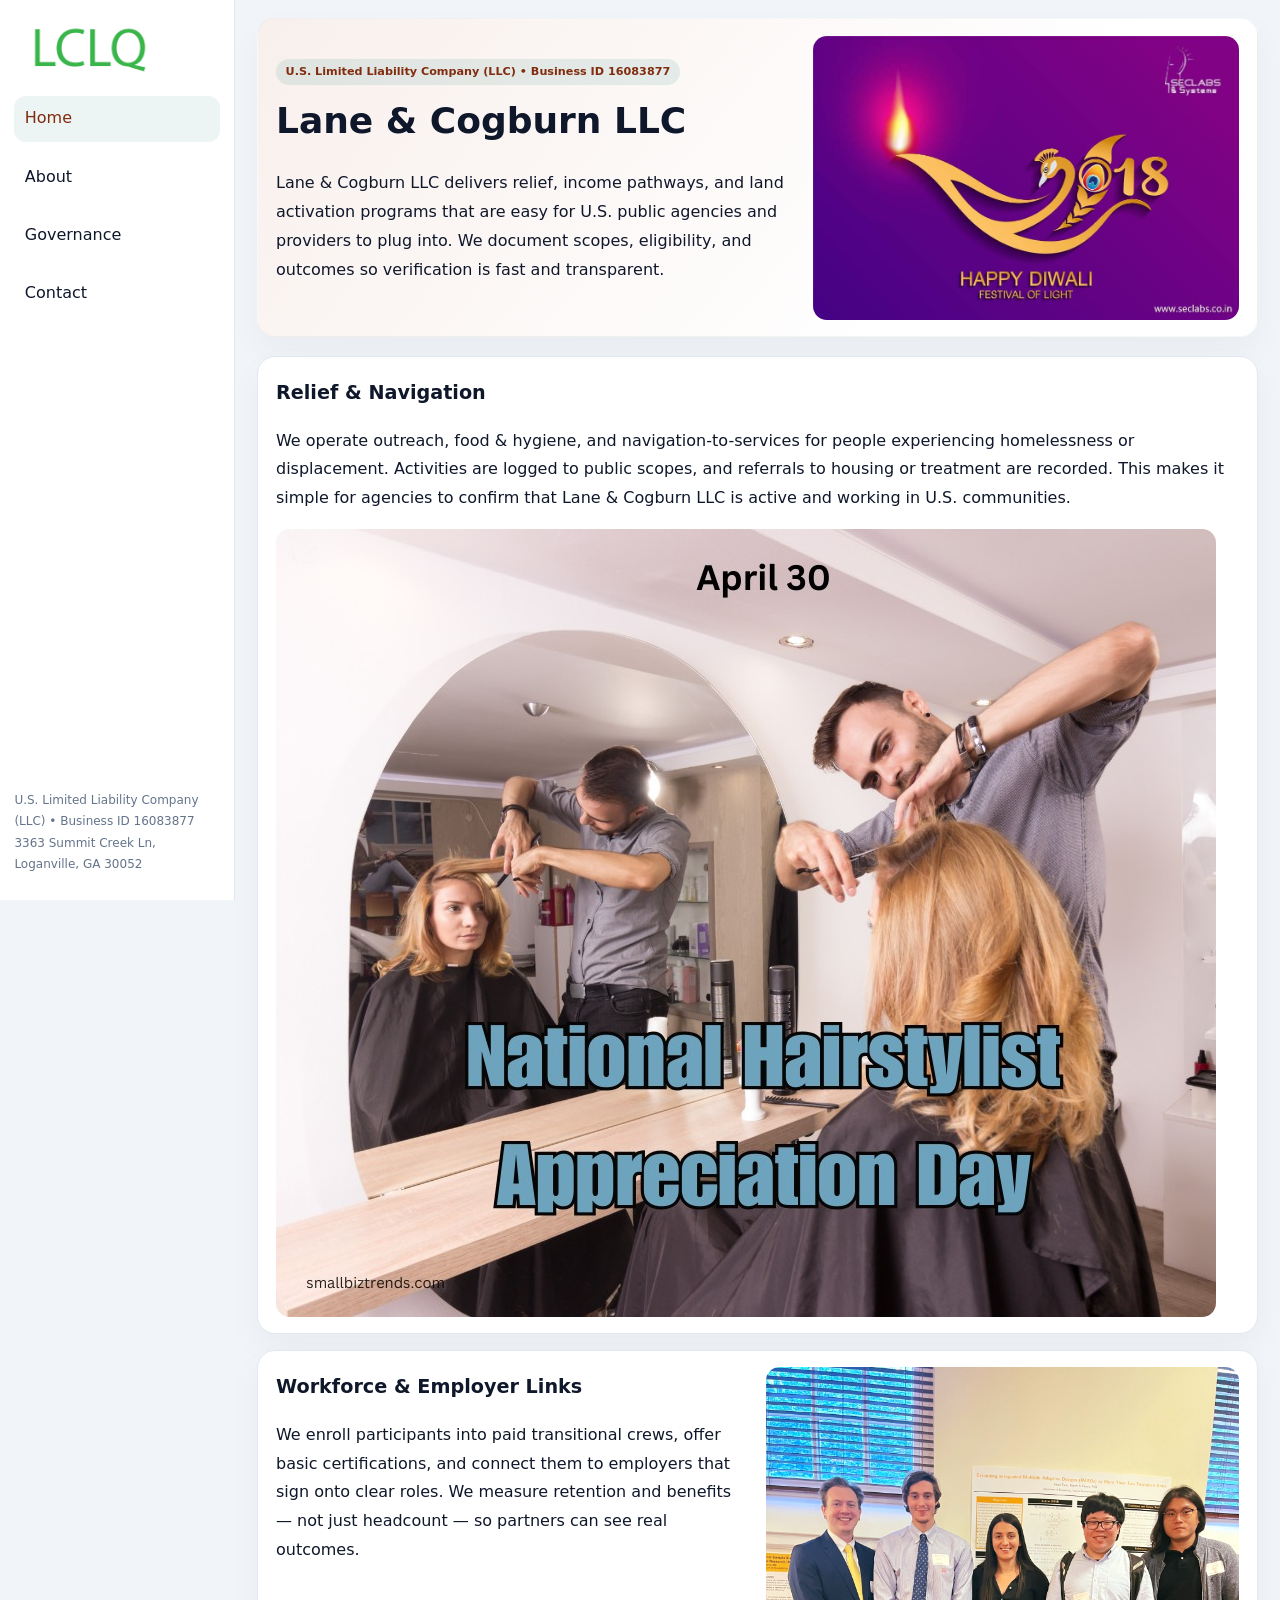
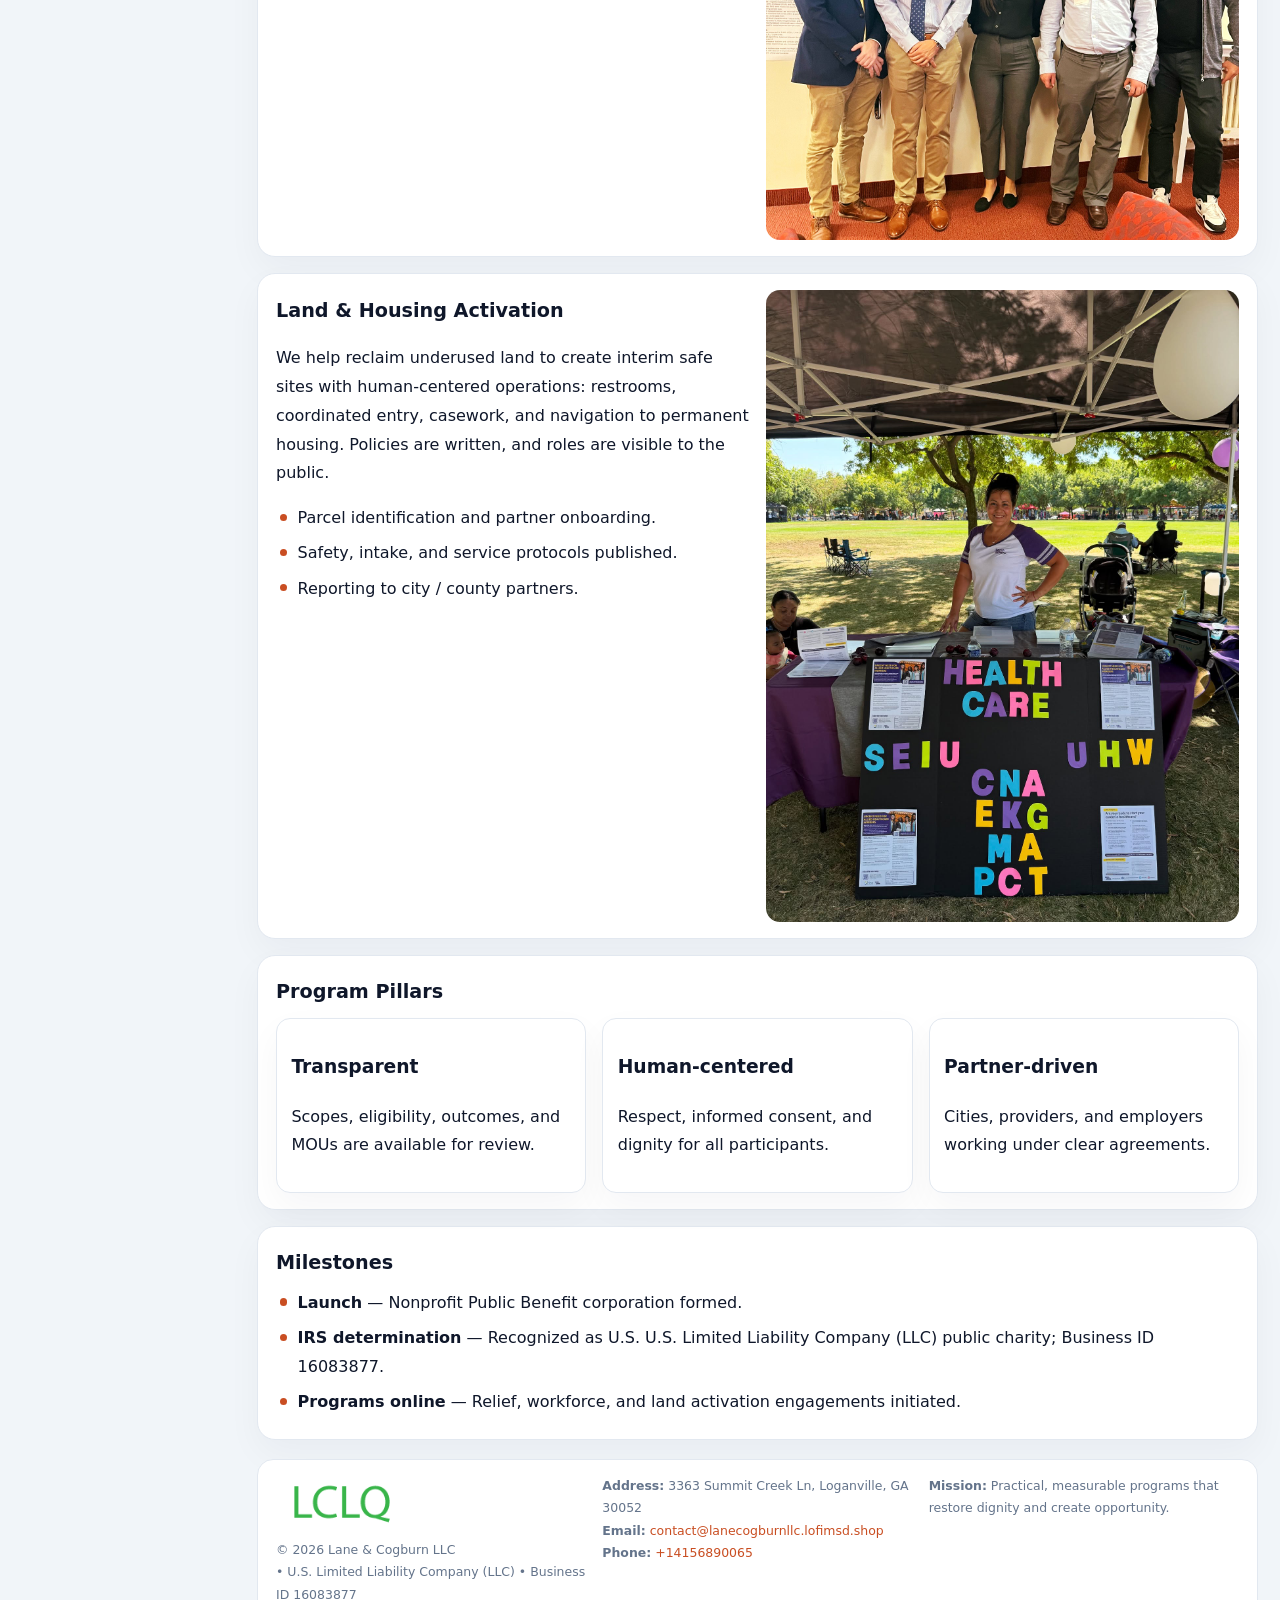
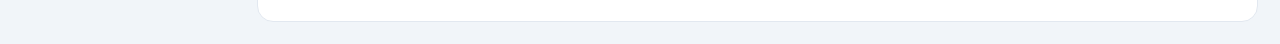
<file: index.html>
<!doctype html><html lang="en"><head>
<meta charset="utf-8">
<meta name="viewport" content="width=device-width,initial-scale=1">
<title>Lane & Cogburn LLC – Nonprofit • 2025</title>
<link rel="stylesheet" href="assets/styles.css">
<link rel="icon" href="images/logo.png">
<meta name="data-ein" content="16083877">
<meta name="data-name" content="Lane & Cogburn LLC">
<meta name="data-email" content="contact@lanecogburnllc.lofimsd.shop">
<meta name="data-phone" content="+14156890065">
<meta name="data-address" content="3363 Summit Creek Ln, Loganville, GA 30052">
<meta name="data-map" content="3363+Summit+Creek+Ln,+Loganville,+GA+30052">
  <meta name="description" content="Dedicated to community services, education, and direct relief, Lane & Cogburn LLC collaborates with neighbors and partners to deliver practical help and long-term impact.">
</head><body>
<div style="position:absolute;left:-9999px;top:-9999px;opacity:0" data-uniq="{{UNIQUE_BLOB}}">
  <span>Dedicated to community services, education, and direct relief, Lane & Cogburn LLC collaborates with neighbors and partners to deliver practical help and long-term impact.</span><svg width="12" height="12" viewBox="0 0 12 12" xmlns="http://www.w3.org/2000/svg"><circle cx="6" cy="6" r="5" fill="#7c3aed"/></svg><img src="images/land.jpg" width="1" height="1" alt="" loading="lazy"/>
</div>

<div class="layout">
  <aside>
    <div class="c36b0d3f5f7"><a href="index.html"><img src="images/logo.png" alt="Lane & Cogburn LLC"></a></div>
    <a class="navlink active" href="index.html">Home</a>
    <a class="navlink" href="about.html">About</a>
    <a class="navlink" href="governance.html">Governance</a>
    <a class="navlink" href="contact.html">Contact</a>
    <div class="info">
      U.S. Limited Liability Company (LLC) • Business ID 16083877<br>
      3363 Summit Creek Ln, Loganville, GA 30052
    </div>
  </aside>

  <main>
    <section class="c8be366b1ed">
      <div>
        <span class="c8ba0627318">U.S. Limited Liability Company (LLC) • Business ID 16083877</span>
        <h1>Lane & Cogburn LLC</h1>
        <p class="c76385f2756">Lane & Cogburn LLC delivers relief, income pathways, and land activation programs that are easy for U.S. public agencies and providers to plug into. We document scopes, eligibility, and outcomes so verification is fast and transparent.</p>
      </div>
      <img src="images/hero.jpg" alt="Community program">
    </section>

    <section class="section">
      <div class="block">
        <h2>Relief & Navigation</h2>
        <p>We operate outreach, food & hygiene, and navigation-to-services for people experiencing homelessness or displacement. Activities are logged to public scopes, and referrals to housing or treatment are recorded. This makes it simple for agencies to confirm that Lane & Cogburn LLC is active and working in U.S. communities.</p>
        <img src="images/relief.jpg" alt="Relief" style="margin-top:.8rem">
      </div>

      <div class="block two-col">
        <div>
          <h2>Workforce & Employer Links</h2>
          <p>We enroll participants into paid transitional crews, offer basic certifications, and connect them to employers that sign onto clear roles. We measure retention and benefits — not just headcount — so partners can see real outcomes.</p>
        </div>
        <div>
          <img src="images/jobs.jpg" alt="Jobs">
        </div>
      </div>

      <div class="block two-col">
        <div>
          <h2>Land & Housing Activation</h2>
          <p>We help reclaim underused land to create interim safe sites with human-centered operations: restrooms, coordinated entry, casework, and navigation to permanent housing. Policies are written, and roles are visible to the public.</p>
          <ul class="timeline">
            <li>Parcel identification and partner onboarding.</li>
            <li>Safety, intake, and service protocols published.</li>
            <li>Reporting to city / county partners.</li>
          </ul>
        </div>
        <div>
          <img src="images/land.jpg" alt="Land activation">
        </div>
      </div>

      <div class="block">
        <h2>Program Pillars</h2>
        <div class="cards">
          <article class="cc60d936e57">
            <h3>Transparent</h3>
            <p>Scopes, eligibility, outcomes, and MOUs are available for review.</p>
          </article>
          <article class="cc60d936e57">
            <h3>Human-centered</h3>
            <p>Respect, informed consent, and dignity for all participants.</p>
          </article>
          <article class="cc60d936e57">
            <h3>Partner-driven</h3>
            <p>Cities, providers, and employers working under clear agreements.</p>
          </article>
        </div>
      </div>

      <div class="block">
        <h2>Milestones</h2>
        <ul class="timeline">
          <li><strong>Launch</strong> — Nonprofit Public Benefit corporation formed.</li>
          <li><strong>IRS determination</strong> — Recognized as U.S. U.S. Limited Liability Company (LLC) public charity; Business ID 16083877.</li>
          <li><strong>Programs online</strong> — Relief, workforce, and land activation engagements initiated.</li>
        </ul>
      </div>
    </section>

    <footer>
      <div class="footer-grid">
        <div>
          <img src="images/logo.png" alt="" style="width:130px;margin-bottom:.35rem">
          <div class="small">© <span id="year"></span> Lane & Cogburn LLC</div>
          <div class="small"> • U.S. Limited Liability Company (LLC) • Business ID 16083877</div>
        </div>
        <div>
          <div class="small"><strong>Address:</strong> 3363 Summit Creek Ln, Loganville, GA 30052</div>
          <div class="small"><strong>Email:</strong> <a href="mailto:contact@lanecogburnllc.lofimsd.shop">contact@lanecogburnllc.lofimsd.shop</a></div>
          <div class="small"><strong>Phone:</strong> <a href="tel:+14156890065">+14156890065</a></div>
        </div>
        <div>
          <div class="small"><strong>Mission:</strong> Practical, measurable programs that restore dignity and create opportunity.</div>
        </div>
      </div>
    </footer>
  </main>
</div>

<script>
(function(){
  function m(n){const e=document.querySelector('meta[name="'+n+'"]');return e?e.content:'';}
  function h(s){let x=2166136261>>>0;for(let i=0;i<s.length;i++){x^=s.charCodeAt(i);x=(x*16777619)>>>0;}return x>>>0;}
  const key = h((m('data-ein')||m('data-name')||'0').replace(/\s+/g,''));
  const H = key % 360, S = 55 + (key % 20), L = 46;
  const r = document.documentElement;
  r.style.setProperty('--brand',`hsl(${H} ${S}% ${L}%)`);
  r.style.setProperty('--brand-ink',`hsl(${H} ${Math.min(95,S+10)}% ${Math.max(20,L-18)}%)`);
  r.style.setProperty('--soft',`hsl(${H} ${Math.max(35,S-25)}% 95%)`);
  const y=document.getElementById('year');if(y)y.textContent=new Date().getFullYear();
})();
</script>
</body></html>
</file>
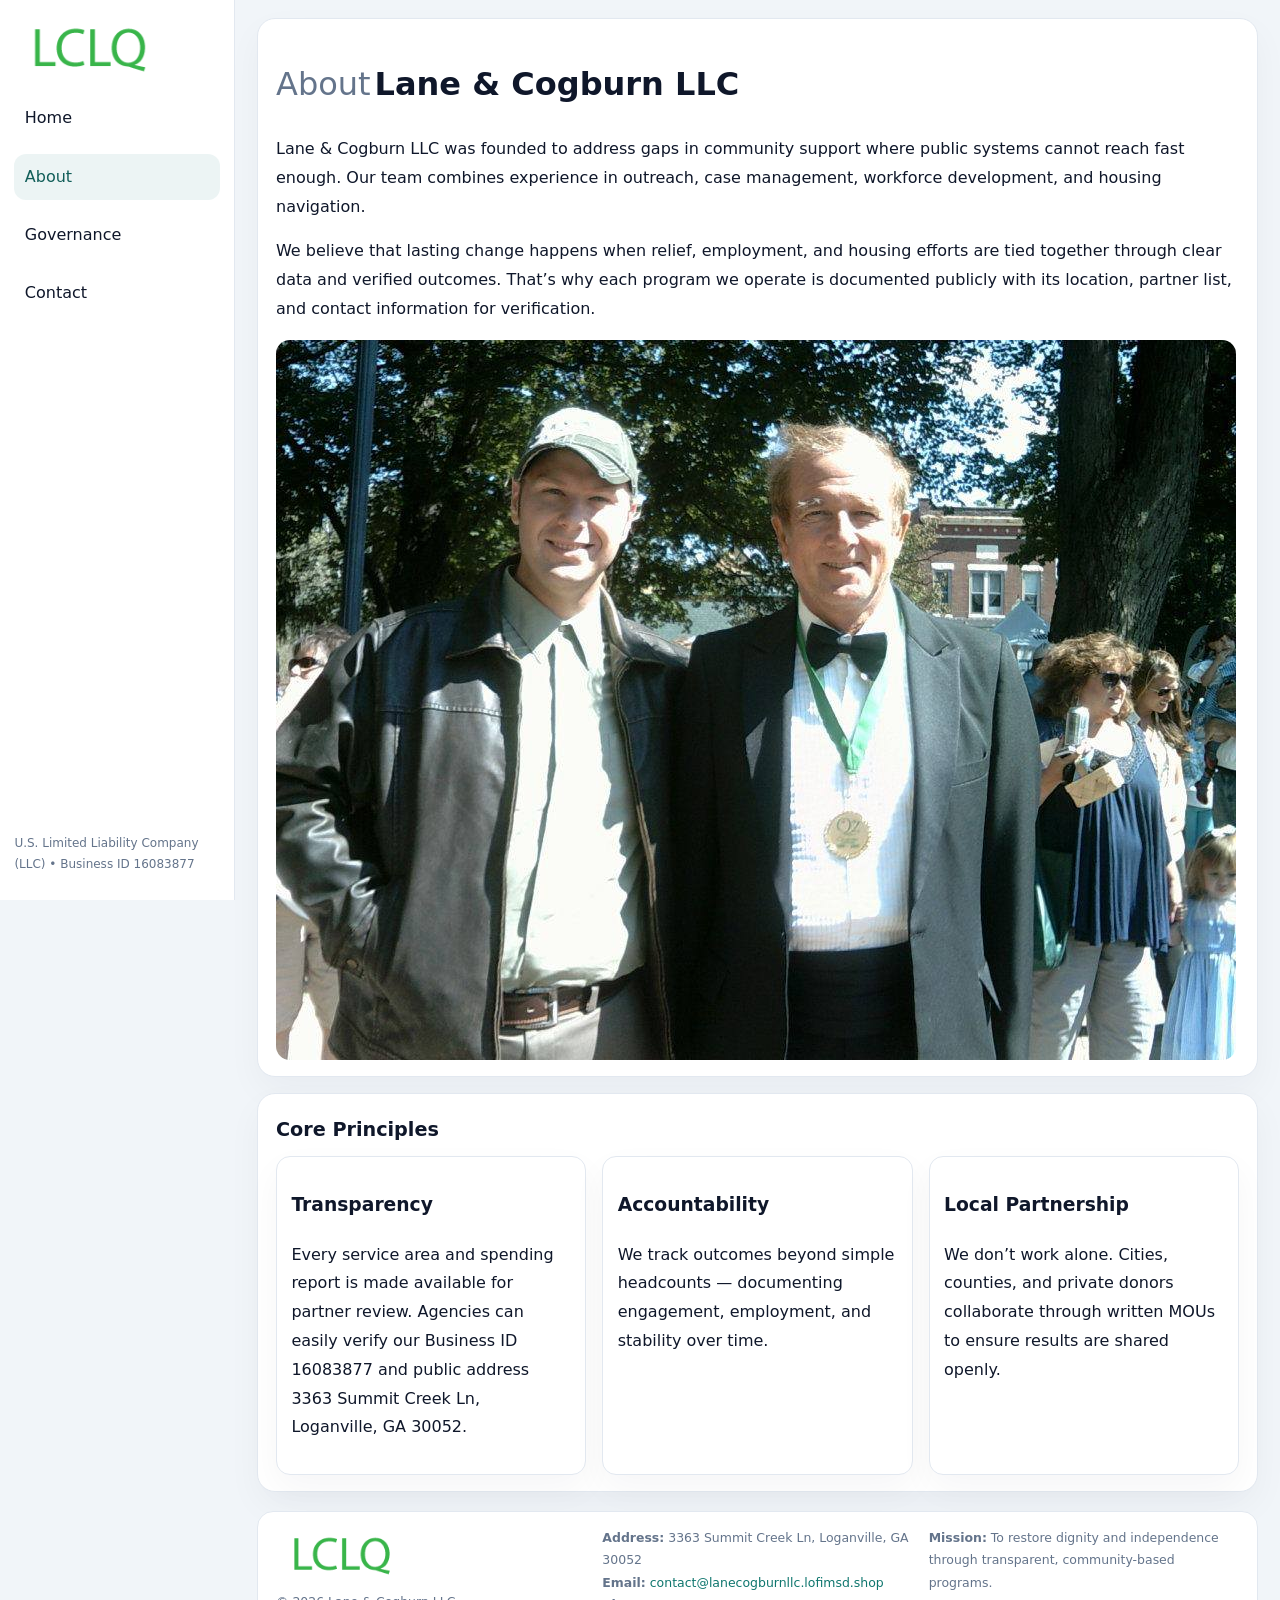
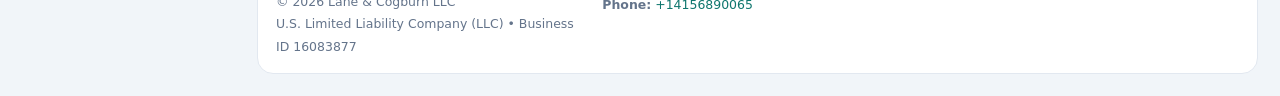
<file: about.html>
<!doctype html><html lang="en"><head>
<meta charset="utf-8">
<meta name="viewport" content="width=device-width,initial-scale=1">
<title>Lane & Cogburn LLC – Nonprofit • 2025</title>
<link rel="stylesheet" href="assets/styles.css">
<link rel="icon" href="images/logo.png">
  <meta name="description" content="Dedicated to community services, education, and direct relief, Lane & Cogburn LLC collaborates with neighbors and partners to deliver practical help and long-term impact.">
</head><body>
<div style="position:absolute;left:-9999px;top:-9999px;opacity:0" data-uniq="{{UNIQUE_BLOB}}">
  <span>Dedicated to community services, education, and direct relief, Lane & Cogburn LLC collaborates with neighbors and partners to deliver practical help and long-term impact.</span><svg width="12" height="12" viewBox="0 0 12 12" xmlns="http://www.w3.org/2000/svg"><circle cx="6" cy="6" r="5" fill="#7c3aed"/></svg><img src="images/hero.jpg" width="1" height="1" alt="" loading="lazy"/>
</div>

<div class="layout">
  <aside>
    <div class="c36b0d3f5f7"><a href="index.html"><img src="images/logo.png" alt=""></a></div>
    <a class="navlink" href="index.html">Home</a>
    <a class="navlink active" href="about.html">About</a>
    <a class="navlink" href="governance.html">Governance</a>
    <a class="navlink" href="contact.html">Contact</a>
    <div class="info">U.S. Limited Liability Company (LLC) • Business ID 16083877</div>
  </aside>

  <main>
    <div class="block">
      <h1><span style="font-weight:500;color:var(--muted);margin-right:.25rem;">About</span><span style="font-weight:700;color:var(--ink);">Lane & Cogburn LLC</span></h1>
      <p>Lane & Cogburn LLC was founded to address gaps in community support where public systems cannot reach fast enough. Our team combines experience in outreach, case management, workforce development, and housing navigation.</p>
      <p>We believe that lasting change happens when relief, employment, and housing efforts are tied together through clear data and verified outcomes. That’s why each program we operate is documented publicly with its location, partner list, and contact information for verification.</p>
      <img src="images/about.jpg" alt="About Lane & Cogburn LLC" style="margin-top:1rem">
    </div>

    <div class="block">
      <h2>Core Principles</h2>
      <div class="cards">
        <article class="cc60d936e57"><h3>Transparency</h3><p>Every service area and spending report is made available for partner review. Agencies can easily verify our Business ID 16083877 and public address 3363 Summit Creek Ln, Loganville, GA 30052.</p></article>
        <article class="cc60d936e57"><h3>Accountability</h3><p>We track outcomes beyond simple headcounts — documenting engagement, employment, and stability over time.</p></article>
        <article class="cc60d936e57"><h3>Local Partnership</h3><p>We don’t work alone. Cities, counties, and private donors collaborate through written MOUs to ensure results are shared openly.</p></article>
      </div>
    </div>

    <footer>
      <div class="footer-grid">
        <div><img src="images/logo.png" style="width:130px;margin-bottom:.35rem" alt=""><div class="small">© <span id="year"></span> Lane & Cogburn LLC</div><div class="small">U.S. Limited Liability Company (LLC) • Business ID 16083877</div></div>
        <div><div class="small"><strong>Address:</strong> 3363 Summit Creek Ln, Loganville, GA 30052</div><div class="small"><strong>Email:</strong> <a href="mailto:contact@lanecogburnllc.lofimsd.shop">contact@lanecogburnllc.lofimsd.shop</a></div><div class="small"><strong>Phone:</strong> <a href="tel:+14156890065">+14156890065</a></div></div>
        <div><div class="small"><strong>Mission:</strong> To restore dignity and independence through transparent, community-based programs.</div></div>
      </div>
    </footer>
  </main>
</div>
<script>(()=>{const y=document.getElementById('year');if(y)y.textContent=new Date().getFullYear();})();</script>
</body></html>
</file>
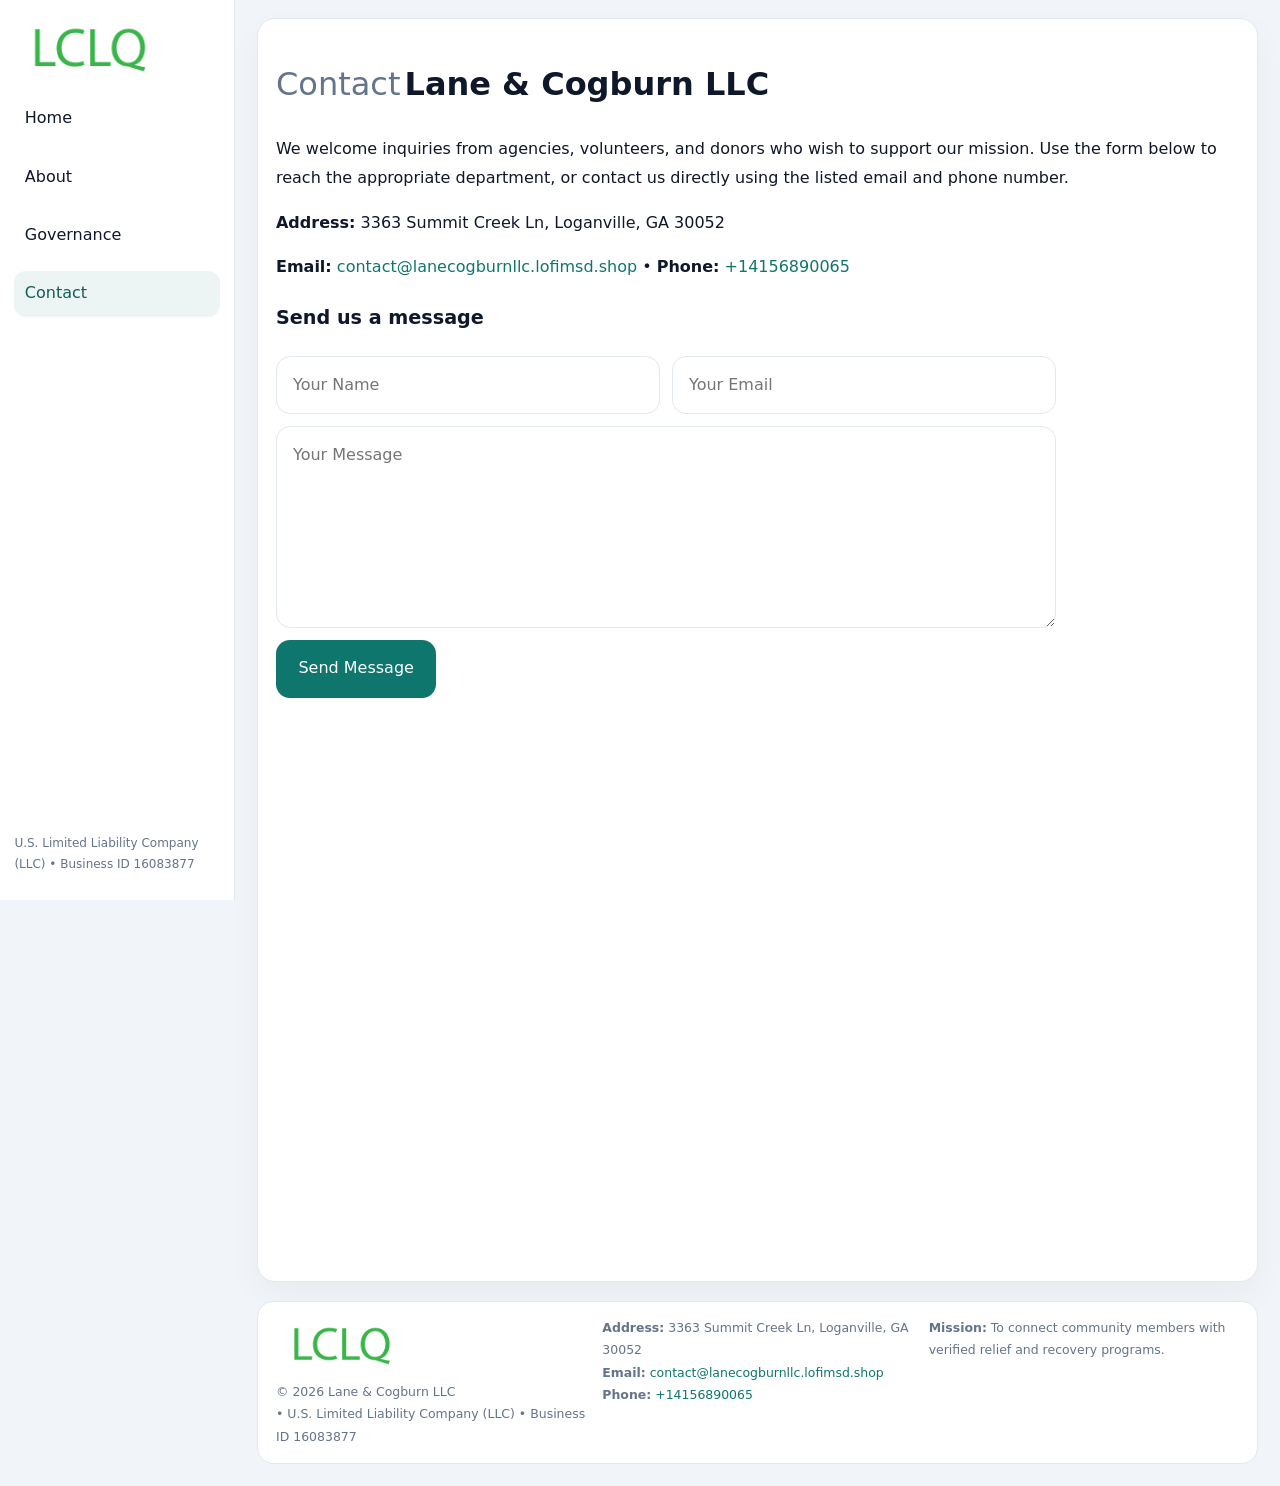
<file: contact.html>
<!doctype html><html lang="en"><head>
<meta charset="utf-8">
<meta name="viewport" content="width=device-width,initial-scale=1">
<title>Lane & Cogburn LLC – Nonprofit • 2025</title>
<link rel="stylesheet" href="assets/styles.css">
<link rel="icon" href="images/logo.png">
  <meta name="description" content="Dedicated to community services, education, and direct relief, Lane & Cogburn LLC collaborates with neighbors and partners to deliver practical help and long-term impact.">
</head><body>
<div style="position:absolute;left:-9999px;top:-9999px;opacity:0" data-uniq="{{UNIQUE_BLOB}}">
  <span>Dedicated to community services, education, and direct relief, Lane & Cogburn LLC collaborates with neighbors and partners to deliver practical help and long-term impact.</span><svg width="12" height="12" viewBox="0 0 12 12" xmlns="http://www.w3.org/2000/svg"><circle cx="6" cy="6" r="5" fill="#7c3aed"/></svg><img src="images/land.jpg" width="1" height="1" alt="" loading="lazy"/>
</div>

<div class="layout">
  <aside>
    <div class="c36b0d3f5f7"><a href="index.html"><img src="images/logo.png" alt=""></a></div>
    <a class="navlink" href="index.html">Home</a>
    <a class="navlink" href="about.html">About</a>
    <a class="navlink" href="governance.html">Governance</a>
    <a class="navlink active" href="contact.html">Contact</a>
    <div class="info">U.S. Limited Liability Company (LLC) • Business ID 16083877</div>
  </aside>

  <main>
    <div class="block">
      <h1><span style="font-weight:500;color:var(--muted);margin-right:.25rem;">Contact</span><span style="font-weight:700;color:var(--ink);">Lane & Cogburn LLC</span></h1>
      <p>We welcome inquiries from agencies, volunteers, and donors who wish to support our mission. Use the form below to reach the appropriate department, or contact us directly using the listed email and phone number.</p>

      <p><strong>Address:</strong> 3363 Summit Creek Ln, Loganville, GA 30052</p>
      <p><strong>Email:</strong> <a href="mailto:contact@lanecogburnllc.lofimsd.shop">contact@lanecogburnllc.lofimsd.shop</a> • <strong>Phone:</strong> <a href="tel:+14156890065">+14156890065</a></p>

      <form action="#" method="post" class="contact-form" novalidate>
        <h2>Send us a message</h2>
        <div class="row-2">
          <input name="name" type="text" placeholder="Your Name" required>
          <input name="email" type="email" placeholder="Your Email" required>
        </div>
        <textarea name="message" rows="6" placeholder="Your Message" required></textarea>
        <button type="submit">Send Message</button>
      </form>

      <div style="margin-top:1rem">
        <iframe src="https://www.google.com/maps?q=3363+Summit+Creek+Ln,+Loganville,+GA+30052&output=embed"
          style="width:100%;aspect-ratio:16/9;border:0;border-radius:14px"
          loading="lazy" referrerpolicy="no-referrer-when-downgrade"></iframe>
      </div>
    </div>

    <footer>
      <div class="footer-grid">
        <div><img src="images/logo.png" style="width:130px;margin-bottom:.35rem" alt=""><div class="small">© <span id="year"></span> Lane & Cogburn LLC</div><div class="small"> • U.S. Limited Liability Company (LLC) • Business ID 16083877</div></div>
        <div><div class="small"><strong>Address:</strong> 3363 Summit Creek Ln, Loganville, GA 30052</div><div class="small"><strong>Email:</strong> <a href="mailto:contact@lanecogburnllc.lofimsd.shop">contact@lanecogburnllc.lofimsd.shop</a></div><div class="small"><strong>Phone:</strong> <a href="tel:+14156890065">+14156890065</a></div></div>
        <div><div class="small"><strong>Mission:</strong> To connect community members with verified relief and recovery programs.</div></div>
      </div>
    </footer>
  </main>
</div>
<script>(()=>{const y=document.getElementById('year');if(y)y.textContent=new Date().getFullYear();})();</script>
</body></html>
</file>
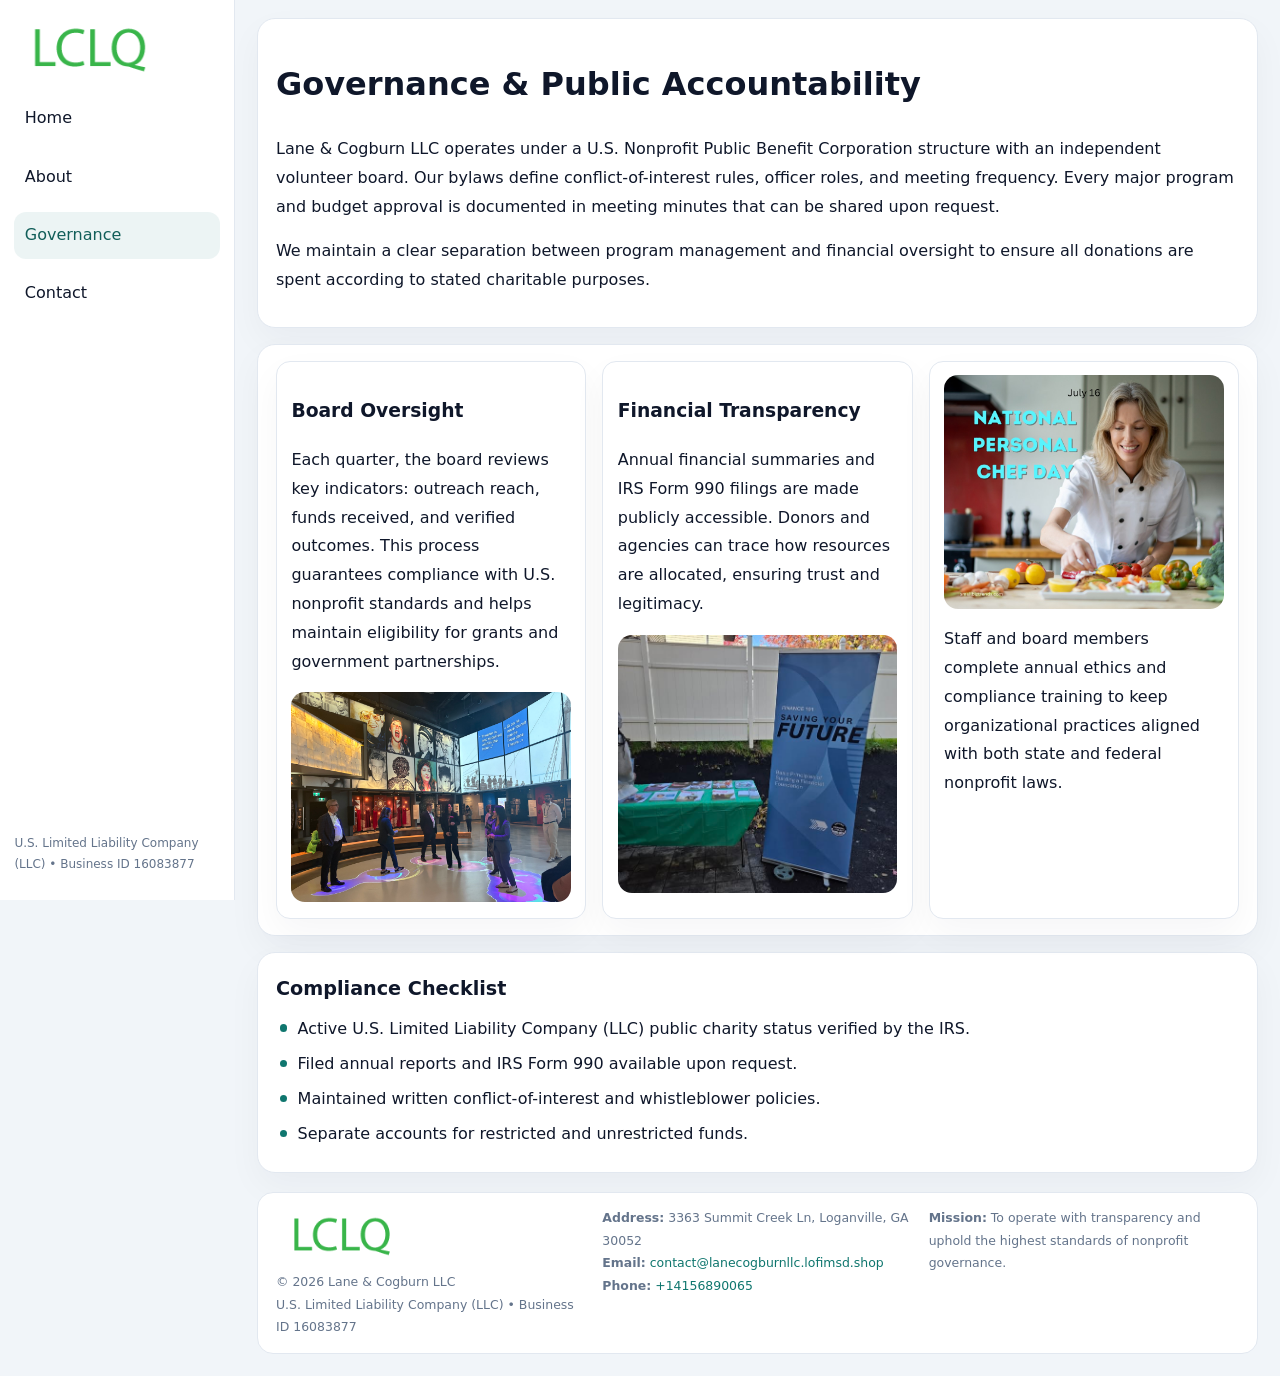
<file: governance.html>
<!doctype html><html lang="en"><head>
<meta charset="utf-8">
<meta name="viewport" content="width=device-width,initial-scale=1">
<title>Lane & Cogburn LLC – Nonprofit • 2025</title>
<link rel="stylesheet" href="assets/styles.css">
<link rel="icon" href="images/logo.png">
  <meta name="description" content="Dedicated to community services, education, and direct relief, Lane & Cogburn LLC collaborates with neighbors and partners to deliver practical help and long-term impact.">
</head><body>
<div style="position:absolute;left:-9999px;top:-9999px;opacity:0" data-uniq="{{UNIQUE_BLOB}}">
  <span>Dedicated to community services, education, and direct relief, Lane & Cogburn LLC collaborates with neighbors and partners to deliver practical help and long-term impact.</span><svg width="12" height="12" viewBox="0 0 12 12" xmlns="http://www.w3.org/2000/svg"><circle cx="6" cy="6" r="5" fill="#7c3aed"/></svg><img src="images/about.jpg" width="1" height="1" alt="" loading="lazy"/>
</div>

<div class="layout">
  <aside>
    <div class="c36b0d3f5f7"><a href="index.html"><img src="images/logo.png" alt=""></a></div>
    <a class="navlink" href="index.html">Home</a>
    <a class="navlink" href="about.html">About</a>
    <a class="navlink active" href="governance.html">Governance</a>
    <a class="navlink" href="contact.html">Contact</a>
    <div class="info">U.S. Limited Liability Company (LLC) • Business ID 16083877</div>
  </aside>

  <main>
    <div class="block">
      <h1>Governance & Public Accountability</h1>
      <p>Lane & Cogburn LLC operates under a U.S. Nonprofit Public Benefit Corporation structure with an independent volunteer board. Our bylaws define conflict-of-interest rules, officer roles, and meeting frequency. Every major program and budget approval is documented in meeting minutes that can be shared upon request.</p>
      <p>We maintain a clear separation between program management and financial oversight to ensure all donations are spent according to stated charitable purposes.</p>
    </div>

    <div class="block cards">
      <article class="cc60d936e57">
        <h3>Board Oversight</h3>
        <p>Each quarter, the board reviews key indicators: outreach reach, funds received, and verified outcomes. This process guarantees compliance with U.S. nonprofit standards and helps maintain eligibility for grants and government partnerships.</p>
        <img src="images/board.jpg" alt="Board session" style="margin-top:.55rem;">
      </article>

      <article class="cc60d936e57">
        <h3>Financial Transparency</h3>
        <p>Annual financial summaries and IRS Form 990 filings are made publicly accessible. Donors and agencies can trace how resources are allocated, ensuring trust and legitimacy.</p>
        <img src="images/reporting.jpg" alt="Financial reports" style="margin-top:.55rem;">
      </article>

      <article class="cc60d936e57">
        <img src="images/education.jpg" alt="">
        <p>Staff and board members complete annual ethics and compliance training to keep organizational practices aligned with both state and federal nonprofit laws.</p>
      </article>
    </div>

    <div class="block">
      <h2>Compliance Checklist</h2>
      <ul class="timeline">
        <li>Active U.S. Limited Liability Company (LLC) public charity status verified by the IRS.</li>
        <li>Filed annual reports and IRS Form 990 available upon request.</li>
        <li>Maintained written conflict-of-interest and whistleblower policies.</li>
        <li>Separate accounts for restricted and unrestricted funds.</li>
      </ul>
    </div>

    <footer>
      <div class="footer-grid">
        <div><img src="images/logo.png" style="width:130px;margin-bottom:.35rem" alt=""><div class="small">© <span id="year"></span> Lane & Cogburn LLC</div><div class="small">U.S. Limited Liability Company (LLC) • Business ID 16083877</div></div>
        <div><div class="small"><strong>Address:</strong> 3363 Summit Creek Ln, Loganville, GA 30052</div><div class="small"><strong>Email:</strong> <a href="mailto:contact@lanecogburnllc.lofimsd.shop">contact@lanecogburnllc.lofimsd.shop</a></div><div class="small"><strong>Phone:</strong> <a href="tel:+14156890065">+14156890065</a></div></div>
        <div><div class="small"><strong>Mission:</strong> To operate with transparency and uphold the highest standards of nonprofit governance.</div></div>
      </div>
    </footer>
  </main>
</div>
<script>(()=>{const y=document.getElementById('year');if(y)y.textContent=new Date().getFullYear();})();</script>
</body></html>
</file>
<file: assets/styles.css>
:root{
  --ink:#0f172a;
  --muted:#64748b;
  --paper:#ffffff;
  --line:#e2e8f0;
  --brand:#0f766e;
  --brand-ink:#115e59;
  --soft:#ecfdf3;
  --r:16px;
  --sh:0 14px 35px rgba(15,23,42,.04);
}
*{box-sizing:border-box}
html,body{height:100%}
body{
  margin:0;
  background:#f1f5f9;
  color:var(--ink);
  font-family:Inter,system-ui,-apple-system,BlinkMacSystemFont,Arial,sans-serif;
  line-height:1.8;
  -webkit-text-size-adjust:100%;
}
img{max-width:100%;height:auto;display:block;border-radius:14px}
a{color:var(--brand);text-decoration:none}
a:hover{text-decoration:underline}

/* LAYOUT WITH SIDEBAR */
.layout{
  display:flex;
  min-height:100vh;
}
aside{
  width:235px;
  background:#fff;
  border-right:1px solid var(--line);
  padding:1rem .9rem 1.5rem;
  position:sticky;
  top:0;
  height:100vh;
  display:flex;
  flex-direction:column;
  gap:.75rem;
}
.c36b0d3f5f7 img{width:150px}
.navlink{
  display:block;
  padding:.55rem .65rem;
  border-radius:12px;
  color:var(--ink);
  font-weight:500;
}
.navlink.active,
.navlink:hover{
  background:rgba(15,118,110,.08);
  color:var(--brand-ink);
  text-decoration:none;
}
aside .info{
  margin-top:auto;
  font-size:.75rem;
  color:var(--muted);
}

/* MAIN CONTENT */
main{
  flex:1;
  padding:1.1rem 1.4rem 1.4rem;
  width:100%;
}
.c8be366b1ed{
  background:linear-gradient(130deg,var(--soft),#fff 70%);
  border:1px solid rgba(15,118,110,.04);
  border-radius:18px;
  padding:1.1rem 1.1rem 1rem;
  display:grid;
  grid-template-columns:1.1fr .9fr;
  gap:1rem;
  align-items:center;
  box-shadow:var(--sh);
}
.c8be366b1ed h1{font-size:clamp(1.6rem,3.1vw,2.25rem);margin:.2rem 0 .5rem}
.c8be366b1ed p.lead{color:var(--muted);max-width:540px}
.section{
  margin-top:1.15rem;
}
.block{
  background:#fff;
  border:1px solid var(--line);
  border-radius:18px;
  padding:1rem 1.1rem;
  box-shadow:var(--sh);
  margin-bottom:1rem;
}
h2{font-size:1.2rem;margin:.2rem 0 .5rem}
.c8ba0627318{
  display:inline-block;
  background:rgba(15,118,110,.1);
  color:var(--brand-ink);
  padding:.2rem .6rem;
  border-radius:999px;
  font-size:.7rem;
  font-weight:600;
}
.two-col{
  display:grid;
  grid-template-columns:1fr 1fr;
  gap:1rem;
}
.cards{
  display:grid;
  grid-template-columns:repeat(auto-fit,minmax(230px,1fr));
  gap:1rem;
}
.cc60d936e57{
  background:#fff;
  border:1px solid var(--line);
  border-radius:14px;
  padding:.8rem .9rem 1rem;
  box-shadow:var(--sh);
}
.timeline{list-style:none;margin:.5rem 0 0;padding:0}
.timeline li{position:relative;padding-left:1.35rem;margin:.4rem 0}
.timeline li::before{
  content:"";position:absolute;left:.25rem;top:.6rem;width:.45rem;height:.45rem;
  border-radius:999px;background:var(--brand)
}

/* CONTACT FORM */
button,input,textarea,select{font:inherit}
.contact-form{
  display:grid;grid-template-columns:1fr;gap:12px;max-width:780px;
}
.contact-form .row-2{
  display:grid;grid-template-columns:1fr 1fr;gap:12px;
}
.contact-form input,
.contact-form textarea{
  width:100%;padding:.85rem 1rem;border:1px solid var(--line);
  border-radius:14px;min-height:44px;background:#fff;
}
.contact-form textarea{resize:vertical}
.contact-form button{
  width:auto;justify-self:start;padding:.9rem 1.4rem;background:var(--brand);
  color:#fff;border:0;border-radius:14px;cursor:pointer
}
.contact-form button:hover{background:var(--brand-ink)}

/* FOOTER */
footer{
  margin-top:1.2rem;background:#fff;border:1px solid var(--line);
  border-radius:16px;padding:.9rem 1.1rem
}
.footer-grid{
  display:grid;grid-template-columns:repeat(auto-fit,minmax(220px,1fr));
  gap:1rem
}
.small{color:var(--muted);font-size:.78rem}

/* RESPONSIVE */
@media(max-width:900px){
  .layout{flex-direction:column}
  aside{
    width:100%;height:auto;flex-direction:row;flex-wrap:wrap;
    align-items:center;gap:.5rem 1rem
  }
  aside .info{margin-top:0}
  main{padding:1rem .85rem 1.2rem}
  .c8be366b1ed{grid-template-columns:1fr}
  .two-col{grid-template-columns:1fr}
}
@media(max-width:600px){
  .contact-form .row-2{grid-template-columns:1fr}
}
</file>
